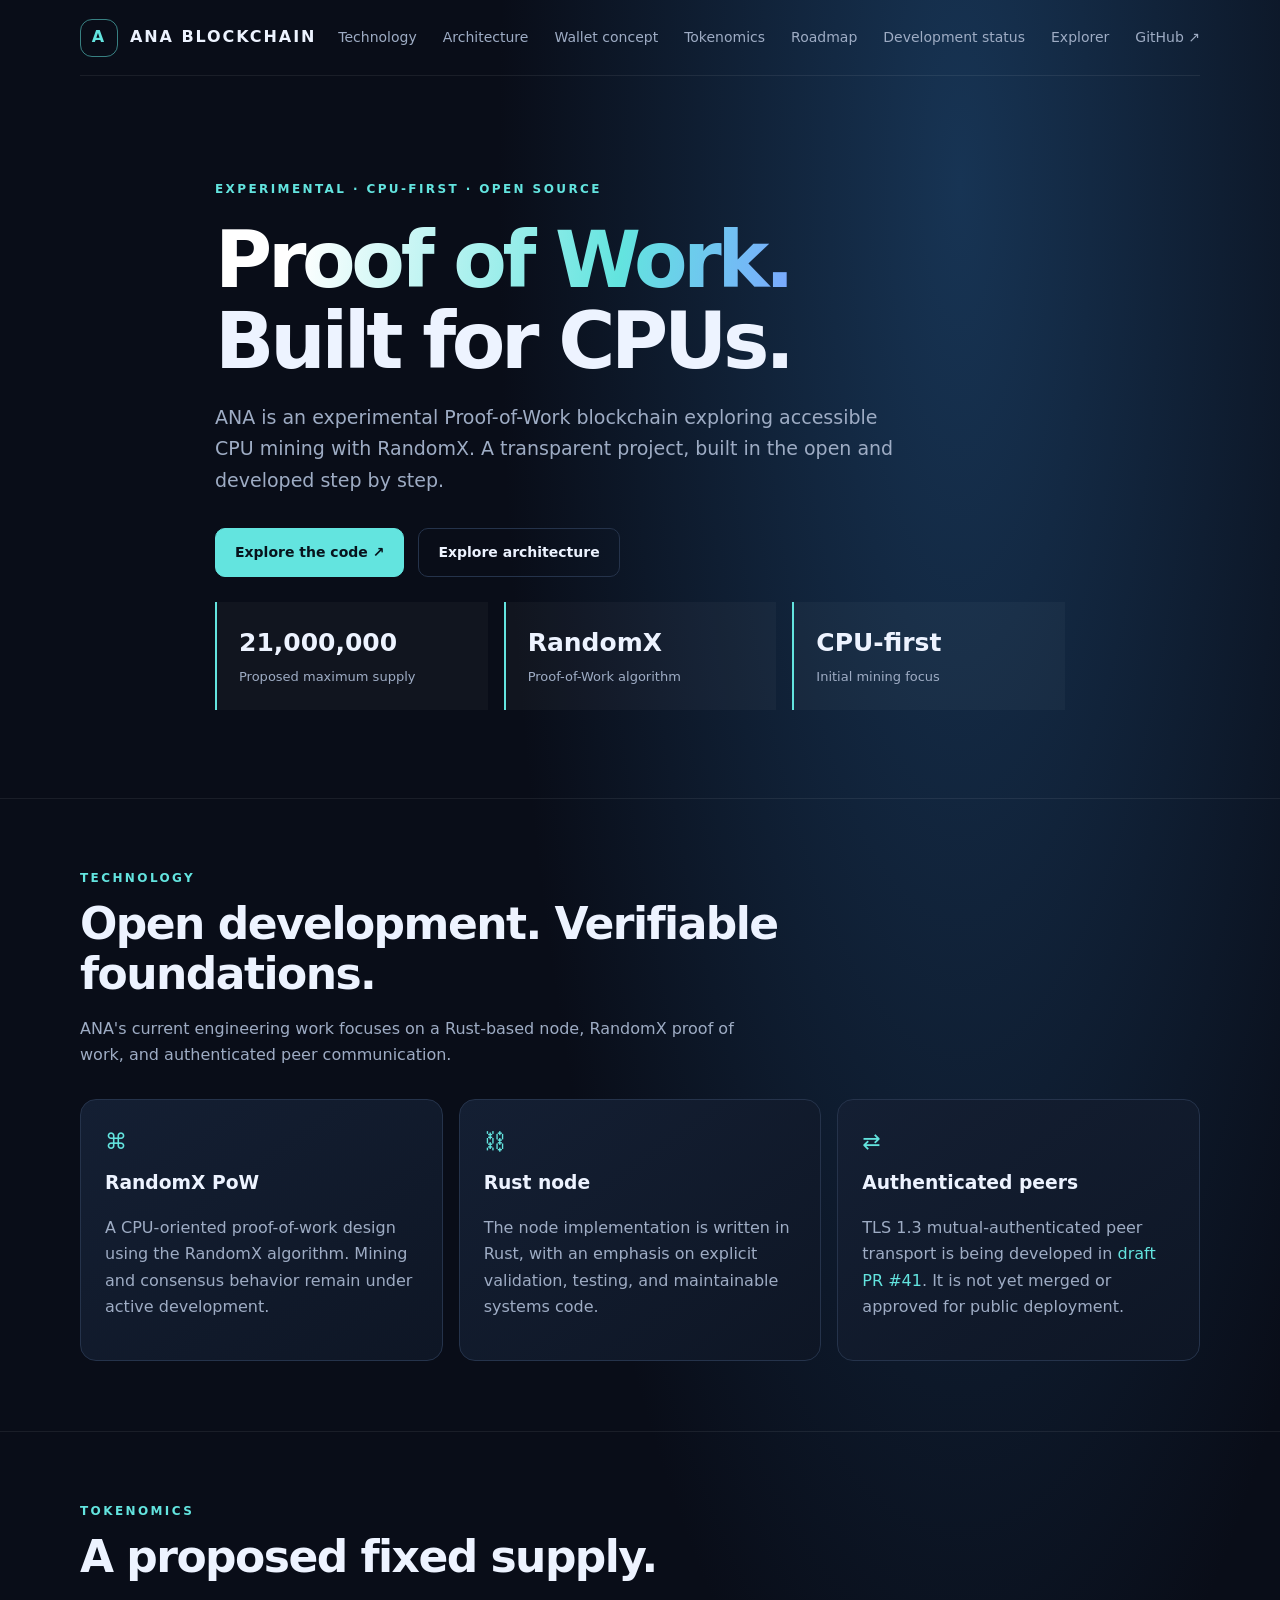
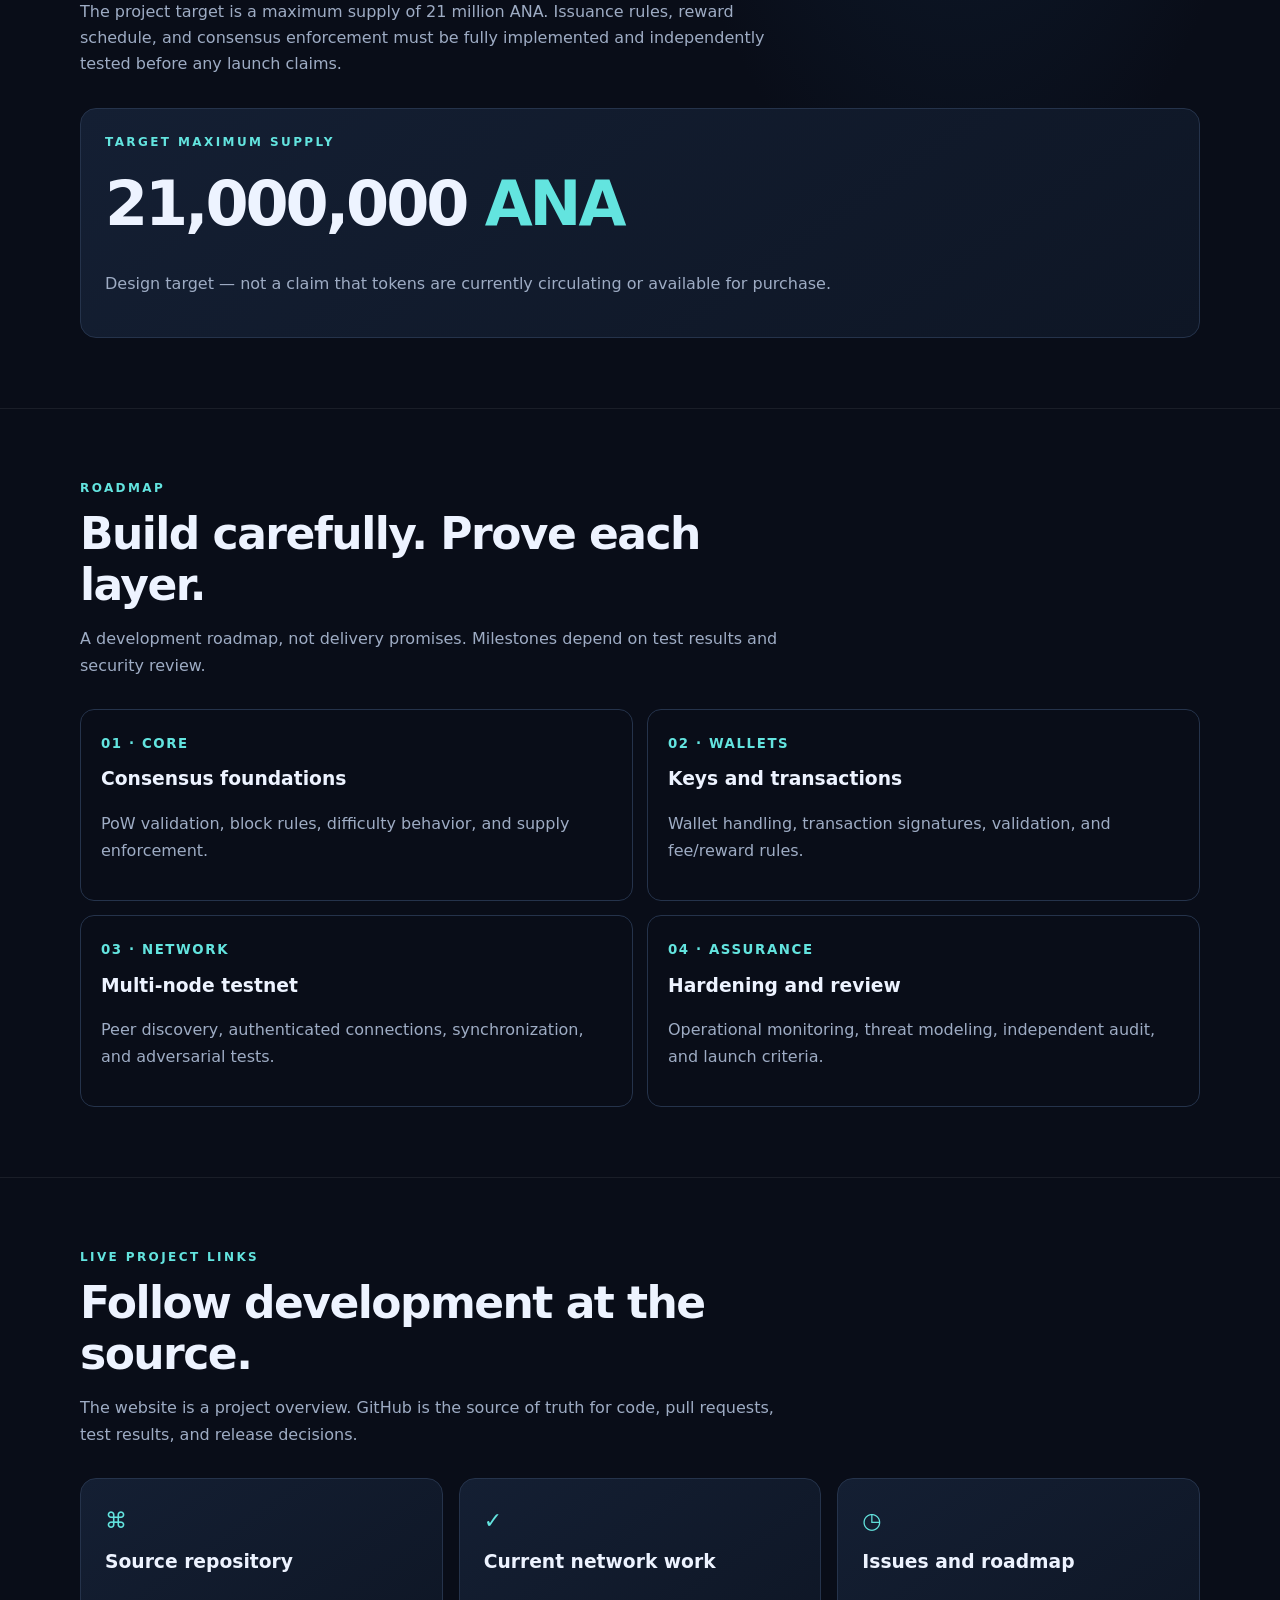
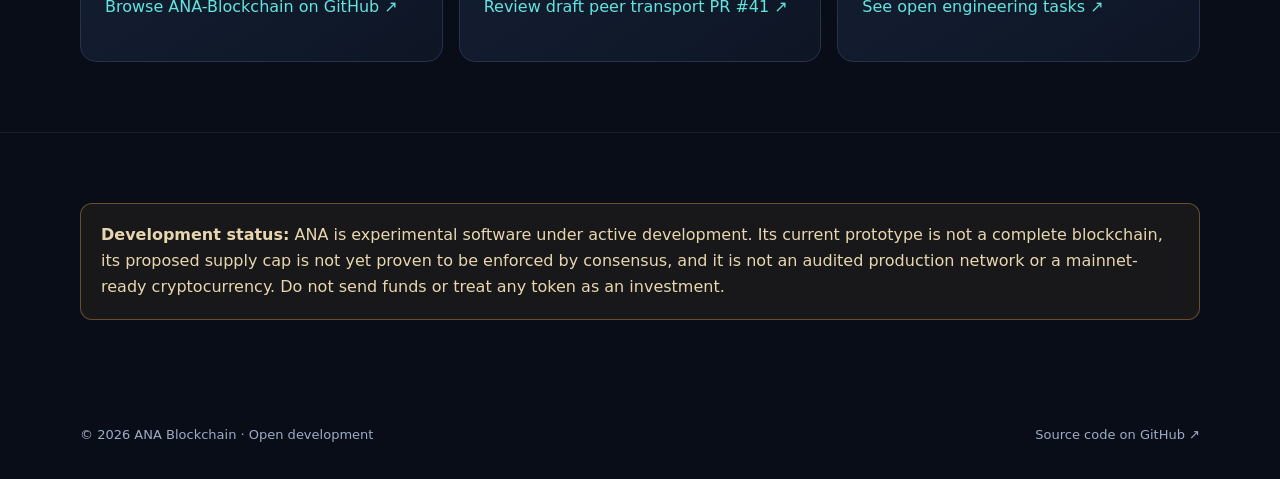
<file: index.html>
<!doctype html>
<html lang="en">
<head>
<meta charset="utf-8"><meta name="viewport" content="width=device-width,initial-scale=1">
<meta name="theme-color" content="#090d18">
<meta name="description" content="ANA Blockchain is an experimental, open-source Rust and RandomX proof-of-work project. Follow development, read the roadmap, and explore the code.">
<meta property="og:type" content="website">
<meta property="og:title" content="ANA Blockchain — Proof of Work, Built for CPUs">
<meta property="og:description" content="An experimental, open-source CPU-first Proof-of-Work blockchain project built in Rust with RandomX.">
<meta name="color-scheme" content="dark">
<title>ANA Blockchain — Proof of Work, Built for CPUs</title>
<link rel="icon" type="image/svg+xml" href="assets/favicon.svg">
<style>
:root{color-scheme:dark;--bg:#090d18;--panel:#111a2b;--line:#25334b;--text:#edf3ff;--muted:#9eacc4;--cyan:#63e4df;--blue:#7aa8ff}*{box-sizing:border-box}html{scroll-behavior:smooth}body{margin:0;background:radial-gradient(ellipse at 75% 5%,#173454 0,transparent 34%),var(--bg);color:var(--text);font:16px/1.65 Inter,ui-sans-serif,system-ui,-apple-system,Segoe UI,sans-serif}a{color:inherit;text-decoration:none}.wrap{width:min(1120px,calc(100% - 40px));margin:auto}.nav{height:76px;display:flex;align-items:center;justify-content:space-between;border-bottom:1px solid #ffffff12}.brand{display:flex;align-items:center;gap:12px;font-weight:800;letter-spacing:.12em}.mark{display:grid;place-items:center;width:38px;height:38px;border:1px solid #63e4df88;border-radius:12px;color:var(--cyan);font-weight:900}.links{display:flex;gap:26px;color:var(--muted);font-size:14px}.links a:hover{color:var(--cyan)}.hero{padding:104px 0 88px;max-width:850px}.eyebrow{color:var(--cyan);font-size:12px;font-weight:800;letter-spacing:.2em;text-transform:uppercase}.hero h1{font-size:clamp(44px,7vw,78px);line-height:1.04;letter-spacing:-.055em;margin:20px 0}.gradient{background:linear-gradient(100deg,#fff 15%,var(--cyan) 70%,var(--blue));color:transparent;background-clip:text}.lead{max-width:680px;color:var(--muted);font-size:19px}.actions{display:flex;gap:14px;flex-wrap:wrap;margin-top:32px}.btn{padding:12px 19px;border:1px solid var(--line);border-radius:10px;font-weight:700;font-size:14px}.btn.primary{background:var(--cyan);color:#07131c;border-color:var(--cyan)}.btn:hover{transform:translateY(-2px)}section{padding:70px 0;border-top:1px solid #ffffff12}.section-head{max-width:700px;margin-bottom:30px}h2{font-size:clamp(30px,4vw,44px);line-height:1.15;letter-spacing:-.035em;margin:10px 0 14px}.muted{color:var(--muted)}.grid{display:grid;grid-template-columns:repeat(3,1fr);gap:16px}.card{background:linear-gradient(145deg,#141f33,#0e1625);border:1px solid var(--line);border-radius:16px;padding:24px}.card h3{margin:8px 0}.symbol{font-size:22px;color:var(--cyan)}.stats{display:grid;grid-template-columns:repeat(3,1fr);gap:16px;margin-top:25px}.stat{padding:20px 22px;border-left:2px solid var(--cyan);background:#ffffff08}.stat strong{display:block;font-size:25px}.stat span{font-size:13px;color:var(--muted)}.roadmap{display:grid;grid-template-columns:repeat(2,1fr);gap:14px}.phase{border:1px solid var(--line);border-radius:14px;padding:20px}.phase small{color:var(--cyan);letter-spacing:.12em;text-transform:uppercase;font-weight:800}.phase h3{margin:8px 0}.notice{border:1px solid #d9a44166;background:#d9a44112;padding:18px 20px;border-radius:12px;color:#e8d6ae}.footer{padding:34px 0;color:var(--muted);font-size:13px;display:flex;justify-content:space-between;gap:15px;flex-wrap:wrap}.menu{display:none}@media(max-width:760px){.links{display:none}.hero{padding:76px 0 62px}.grid,.stats,.roadmap{grid-template-columns:1fr}.wrap{width:min(100% - 30px,1120px)}section{padding:54px 0}}
.nav{position:relative}.menu-toggle{display:none;background:transparent;color:var(--text);border:1px solid var(--line);border-radius:9px;padding:8px 12px}@media(max-width:760px){.menu-toggle{display:block}.links.open{display:flex;position:absolute;z-index:5;top:76px;left:0;right:0;padding:18px 20px;background:#090d18;border:1px solid var(--line);border-radius:0 0 12px 12px;flex-direction:column;gap:16px}}
</style>
</head>
<body>
<header class="wrap nav"><a class="brand" href="#"><span class="mark">A</span><span>ANA BLOCKCHAIN</span></a><button class="menu-toggle" type="button" aria-expanded="false" aria-controls="site-links">Menu</button><nav class="links" id="site-links"><a href="#technology">Technology</a><a href="technology.html">Architecture</a><a href="wallet.html">Wallet concept</a><a href="#tokenomics">Tokenomics</a><a href="#roadmap">Roadmap</a><a href="status.html">Development status</a><a href="explorer.html">Explorer</a><a href="https://github.com/Rajosreeranighosh/ANA-Blockchain">GitHub ↗</a></nav></header>
<main>
<div class="wrap hero"><div class="eyebrow">Experimental · CPU-first · Open source</div><h1><span class="gradient">Proof of Work.</span><br>Built for CPUs.</h1><p class="lead">ANA is an experimental Proof-of-Work blockchain exploring accessible CPU mining with RandomX. A transparent project, built in the open and developed step by step.</p><div class="actions"><a class="btn primary" href="https://github.com/Rajosreeranighosh/ANA-Blockchain">Explore the code ↗</a><a class="btn" href="technology.html">Explore architecture</a></div><div class="stats"><div class="stat"><strong>21,000,000</strong><span>Proposed maximum supply</span></div><div class="stat"><strong>RandomX</strong><span>Proof-of-Work algorithm</span></div><div class="stat"><strong>CPU-first</strong><span>Initial mining focus</span></div></div></div>
<section id="technology"><div class="wrap"><div class="section-head"><div class="eyebrow">Technology</div><h2>Open development. Verifiable foundations.</h2><p class="muted">ANA's current engineering work focuses on a Rust-based node, RandomX proof of work, and authenticated peer communication.</p></div><div class="grid"><article class="card"><div class="symbol">⌘</div><h3>RandomX PoW</h3><p class="muted">A CPU-oriented proof-of-work design using the RandomX algorithm. Mining and consensus behavior remain under active development.</p></article><article class="card"><div class="symbol">⛓</div><h3>Rust node</h3><p class="muted">The node implementation is written in Rust, with an emphasis on explicit validation, testing, and maintainable systems code.</p></article><article class="card"><div class="symbol">⇄</div><h3>Authenticated peers</h3><p class="muted">TLS 1.3 mutual-authenticated peer transport is being developed in <a href="https://github.com/Rajosreeranighosh/ANA-Blockchain/pull/41" style="color:var(--cyan)">draft PR #41</a>. It is not yet merged or approved for public deployment.</p></article></div></div></section>
<section id="tokenomics"><div class="wrap"><div class="section-head"><div class="eyebrow">Tokenomics</div><h2>A proposed fixed supply.</h2><p class="muted">The project target is a maximum supply of 21 million ANA. Issuance rules, reward schedule, and consensus enforcement must be fully implemented and independently tested before any launch claims.</p></div><div class="card"><div class="eyebrow">Target maximum supply</div><div style="font-size:clamp(36px,7vw,62px);font-weight:850;letter-spacing:-.05em">21,000,000 <span style="color:var(--cyan)">ANA</span></div><p class="muted">Design target — not a claim that tokens are currently circulating or available for purchase.</p></div></div></section>
<section id="roadmap"><div class="wrap"><div class="section-head"><div class="eyebrow">Roadmap</div><h2>Build carefully. Prove each layer.</h2><p class="muted">A development roadmap, not delivery promises. Milestones depend on test results and security review.</p></div><div class="roadmap"><div class="phase"><small>01 · Core</small><h3>Consensus foundations</h3><p class="muted">PoW validation, block rules, difficulty behavior, and supply enforcement.</p></div><div class="phase"><small>02 · Wallets</small><h3>Keys and transactions</h3><p class="muted">Wallet handling, transaction signatures, validation, and fee/reward rules.</p></div><div class="phase"><small>03 · Network</small><h3>Multi-node testnet</h3><p class="muted">Peer discovery, authenticated connections, synchronization, and adversarial tests.</p></div><div class="phase"><small>04 · Assurance</small><h3>Hardening and review</h3><p class="muted">Operational monitoring, threat modeling, independent audit, and launch criteria.</p></div></div></div></section>
<section id="status"><div class="wrap"><div class="section-head"><div class="eyebrow">Live project links</div><h2>Follow development at the source.</h2><p class="muted">The website is a project overview. GitHub is the source of truth for code, pull requests, test results, and release decisions.</p></div><div class="grid"><article class="card"><div class="symbol">⌘</div><h3>Source repository</h3><p class="muted"><a href="https://github.com/Rajosreeranighosh/ANA-Blockchain" style="color:var(--cyan)">Browse ANA-Blockchain on GitHub ↗</a></p></article><article class="card"><div class="symbol">✓</div><h3>Current network work</h3><p class="muted"><a href="https://github.com/Rajosreeranighosh/ANA-Blockchain/pull/41" style="color:var(--cyan)">Review draft peer transport PR #41 ↗</a></p></article><article class="card"><div class="symbol">◷</div><h3>Issues and roadmap</h3><p class="muted"><a href="https://github.com/Rajosreeranighosh/ANA-Blockchain/issues" style="color:var(--cyan)">See open engineering tasks ↗</a></p></article></div></div></section>
<section><div class="wrap"><div class="notice"><strong>Development status:</strong> ANA is experimental software under active development. Its current prototype is not a complete blockchain, its proposed supply cap is not yet proven to be enforced by consensus, and it is not an audited production network or a mainnet-ready cryptocurrency. Do not send funds or treat any token as an investment.</div></div></section>
</main><footer class="wrap footer"><span>© <span id="year">2026</span> ANA Blockchain · Open development</span><a href="https://github.com/Rajosreeranighosh/ANA-Blockchain">Source code on GitHub ↗</a></footer>
<script src="script.js" defer></script>
</body></html>
</file>
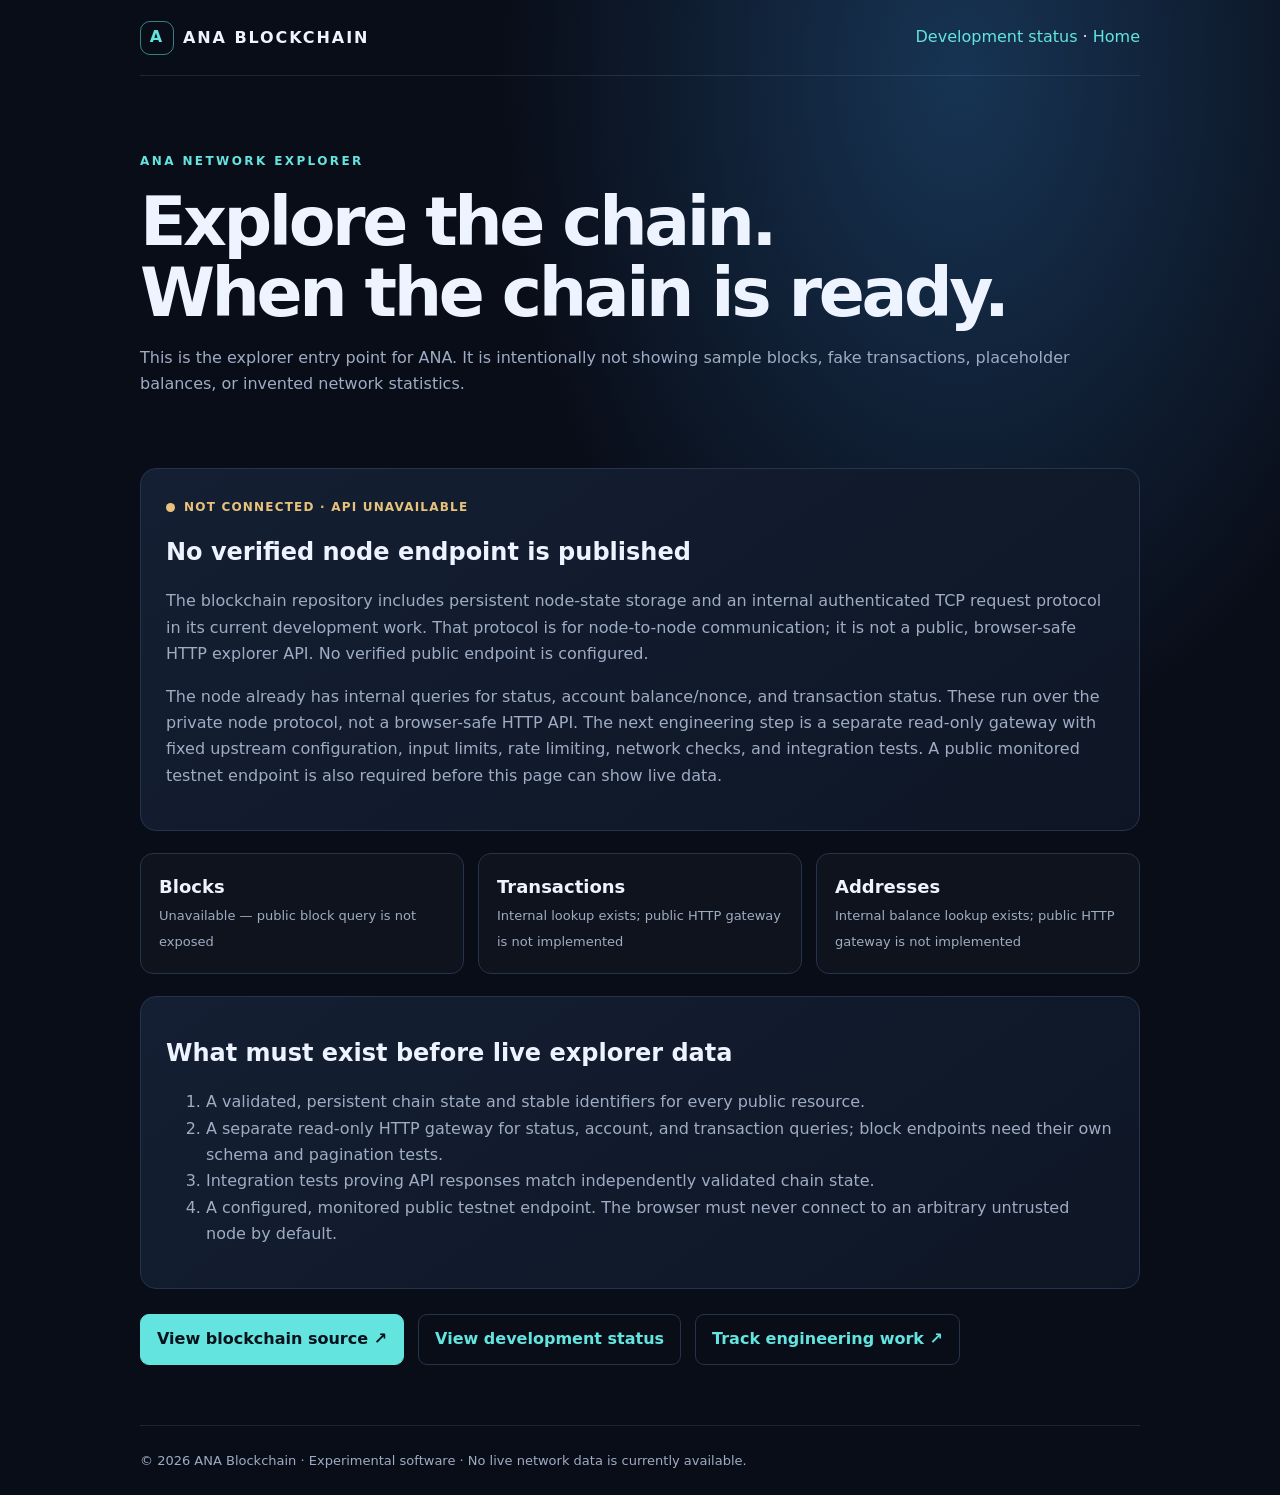
<file: explorer.html>
<!doctype html>
<html lang="en">
<head>
<meta charset="utf-8"><meta name="viewport" content="width=device-width,initial-scale=1">
<meta name="theme-color" content="#090d18"><meta name="description" content="ANA Blockchain explorer preview. Live chain data is unavailable until a verified node API is published.">
<meta name="color-scheme" content="dark"><title>ANA Explorer — Network data unavailable</title>
<link rel="icon" type="image/svg+xml" href="assets/favicon.svg">
<style>
:root{color-scheme:dark;--bg:#090d18;--panel:#111a2b;--line:#25334b;--text:#edf3ff;--muted:#9eacc4;--cyan:#63e4df;--amber:#e8c27b}*{box-sizing:border-box}body{margin:0;background:radial-gradient(ellipse at 75% 5%,#173454 0,transparent 34%),var(--bg);color:var(--text);font:16px/1.65 system-ui,-apple-system,Segoe UI,sans-serif}.wrap{width:min(1000px,calc(100% - 36px));margin:auto}a{color:var(--cyan);text-decoration:none}a:hover{text-decoration:underline}.nav{height:76px;display:flex;align-items:center;justify-content:space-between;border-bottom:1px solid #ffffff18}.brand{color:var(--text);font-weight:850;letter-spacing:.12em}.mark{display:inline-grid;place-items:center;width:34px;height:34px;margin-right:9px;border:1px solid #63e4df88;border-radius:10px;color:var(--cyan)}.hero{padding:76px 0 35px}.eyebrow{color:var(--cyan);font-size:12px;font-weight:800;letter-spacing:.2em;text-transform:uppercase}.hero h1{font-size:clamp(40px,7vw,68px);line-height:1.05;letter-spacing:-.05em;margin:14px 0}.muted{color:var(--muted)}.panel{border:1px solid var(--line);background:linear-gradient(145deg,#141f33,#0e1625);border-radius:16px;padding:25px;margin:20px 0}.state{display:inline-flex;align-items:center;gap:9px;color:var(--amber);font-size:12px;font-weight:850;letter-spacing:.1em;text-transform:uppercase}.dot{width:9px;height:9px;border-radius:50%;background:var(--amber)}.panel h2{margin:12px 0 6px;font-size:24px}.grid{display:grid;grid-template-columns:repeat(3,1fr);gap:14px;margin:22px 0}.tile{border:1px solid var(--line);border-radius:13px;padding:18px;background:#ffffff06}.tile strong{display:block;font-size:18px}.tile span{font-size:13px;color:var(--muted)}.actions{display:flex;gap:14px;flex-wrap:wrap;margin:25px 0 60px}.btn{display:inline-block;padding:11px 16px;border:1px solid var(--line);border-radius:9px;font-weight:700}.btn.primary{background:var(--cyan);color:#07131c;border-color:var(--cyan)}.footer{border-top:1px solid #ffffff18;padding:24px 0;color:var(--muted);font-size:13px}@media(max-width:650px){.grid{grid-template-columns:1fr}.hero{padding-top:52px}}
</style>
</head>
<body>
<header class="wrap nav"><a class="brand" href="index.html"><span class="mark">A</span>ANA BLOCKCHAIN</a><nav><a href="status.html">Development status</a> · <a href="index.html">Home</a></nav></header>
<main class="wrap">
<section class="hero"><div class="eyebrow">ANA network explorer</div><h1>Explore the chain.<br>When the chain is ready.</h1><p class="muted">This is the explorer entry point for ANA. It is intentionally not showing sample blocks, fake transactions, placeholder balances, or invented network statistics.</p></section>
<section class="panel" aria-live="polite"><div class="state"><span class="dot"></span>Not connected · API unavailable</div><h2>No verified node endpoint is published</h2><p class="muted">The blockchain repository includes persistent node-state storage and an internal authenticated TCP request protocol in its current development work. That protocol is for node-to-node communication; it is not a public, browser-safe HTTP explorer API. No verified public endpoint is configured.</p><p class="muted">The node already has internal queries for status, account balance/nonce, and transaction status. These run over the private node protocol, not a browser-safe HTTP API. The next engineering step is a separate read-only gateway with fixed upstream configuration, input limits, rate limiting, network checks, and integration tests. A public monitored testnet endpoint is also required before this page can show live data.</p></section>
<div class="grid">
<div class="tile"><strong>Blocks</strong><span>Unavailable — public block query is not exposed</span></div>
<div class="tile"><strong>Transactions</strong><span>Internal lookup exists; public HTTP gateway is not implemented</span></div>
<div class="tile"><strong>Addresses</strong><span>Internal balance lookup exists; public HTTP gateway is not implemented</span></div>
</div>
<section class="panel"><h2>What must exist before live explorer data</h2><ol class="muted"><li>A validated, persistent chain state and stable identifiers for every public resource.</li><li>A separate read-only HTTP gateway for status, account, and transaction queries; block endpoints need their own schema and pagination tests.</li><li>Integration tests proving API responses match independently validated chain state.</li><li>A configured, monitored public testnet endpoint. The browser must never connect to an arbitrary untrusted node by default.</li></ol></section>
<div class="actions"><a class="btn primary" href="https://github.com/Rajosreeranighosh/ANA-Blockchain">View blockchain source ↗</a><a class="btn" href="status.html">View development status</a><a class="btn" href="https://github.com/Rajosreeranighosh/ANA-Blockchain/issues">Track engineering work ↗</a></div>
</main>
<footer class="wrap footer">© 2026 ANA Blockchain · Experimental software · No live network data is currently available.</footer>
</body></html>
</file>
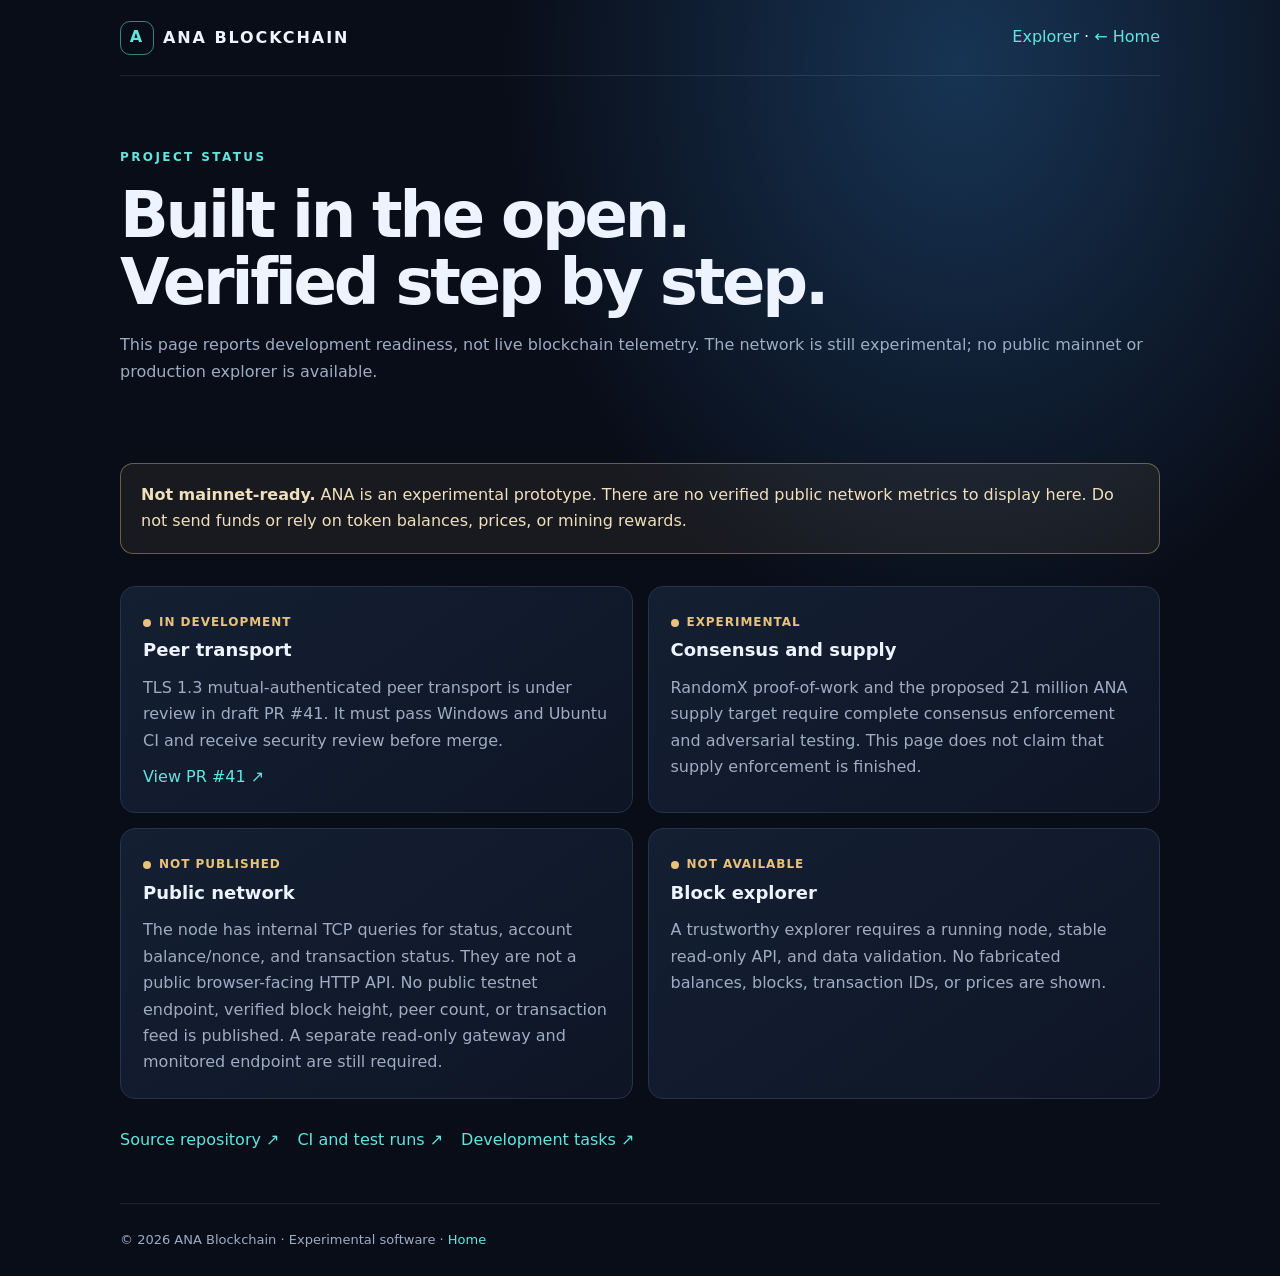
<file: status.html>
<!doctype html>
<html lang="en">
<head>
<meta charset="utf-8">
<meta name="viewport" content="width=device-width,initial-scale=1">
<meta name="theme-color" content="#090d18">
<meta name="description" content="ANA Blockchain development status and network readiness.">
<title>Development Status — ANA Blockchain</title>
<link rel="icon" type="image/svg+xml" href="assets/favicon.svg">
<style>
:root{color-scheme:dark;--bg:#090d18;--panel:#111a2b;--line:#25334b;--text:#edf3ff;--muted:#9eacc4;--cyan:#63e4df;--amber:#e8c27b}*{box-sizing:border-box}html{scroll-behavior:smooth}body{margin:0;background:radial-gradient(ellipse at 75% 5%,#173454 0,transparent 34%),var(--bg);color:var(--text);font:16px/1.65 system-ui,-apple-system,Segoe UI,sans-serif}.wrap{width:min(1040px,calc(100% - 36px));margin:auto}a{color:var(--cyan);text-decoration:none}a:hover{text-decoration:underline}.nav{height:76px;display:flex;align-items:center;justify-content:space-between;border-bottom:1px solid #ffffff18}.brand{color:var(--text);font-weight:850;letter-spacing:.12em}.mark{display:inline-grid;place-items:center;width:34px;height:34px;margin-right:9px;border:1px solid #63e4df88;border-radius:10px;color:var(--cyan)}.eyebrow{color:var(--cyan);font-size:12px;font-weight:800;letter-spacing:.2em;text-transform:uppercase}.hero{padding:72px 0 42px}.hero h1{font-size:clamp(38px,7vw,64px);line-height:1.05;letter-spacing:-.05em;margin:14px 0}.muted{color:var(--muted)}.banner{border:1px solid #e8c27b66;background:#e8c27b12;color:#f0dfbd;padding:18px 20px;border-radius:13px;margin:20px 0 32px}.grid{display:grid;grid-template-columns:repeat(2,minmax(0,1fr));gap:15px}.card{background:linear-gradient(145deg,#141f33,#0e1625);border:1px solid var(--line);border-radius:15px;padding:22px}.card h2{font-size:18px;margin:0 0 8px}.state{display:inline-flex;align-items:center;gap:8px;font-size:12px;font-weight:800;letter-spacing:.08em;text-transform:uppercase;color:var(--amber)}.dot{width:8px;height:8px;border-radius:50%;background:var(--amber)}.card p{color:var(--muted);margin:10px 0 0}.links{display:flex;flex-wrap:wrap;gap:18px;margin:28px 0 50px}.footer{border-top:1px solid #ffffff18;padding:25px 0;color:var(--muted);font-size:13px}@media(max-width:650px){.grid{grid-template-columns:1fr}.hero{padding-top:52px}}
</style>
</head>
<body>
<header class="wrap nav"><a class="brand" href="index.html"><span class="mark">A</span>ANA BLOCKCHAIN</a><nav><a href="explorer.html">Explorer</a> · <a href="index.html">← Home</a></nav></header>
<main class="wrap">
<div class="hero"><div class="eyebrow">Project status</div><h1>Built in the open.<br>Verified step by step.</h1><p class="muted">This page reports development readiness, not live blockchain telemetry. The network is still experimental; no public mainnet or production explorer is available.</p></div>
<div class="banner"><strong>Not mainnet-ready.</strong> ANA is an experimental prototype. There are no verified public network metrics to display here. Do not send funds or rely on token balances, prices, or mining rewards.</div>
<div class="grid">
<article class="card"><div class="state"><span class="dot"></span>In development</div><h2>Peer transport</h2><p>TLS 1.3 mutual-authenticated peer transport is under review in draft PR #41. It must pass Windows and Ubuntu CI and receive security review before merge.</p><p><a href="https://github.com/Rajosreeranighosh/ANA-Blockchain/pull/41">View PR #41 ↗</a></p></article>
<article class="card"><div class="state"><span class="dot"></span>Experimental</div><h2>Consensus and supply</h2><p>RandomX proof-of-work and the proposed 21 million ANA supply target require complete consensus enforcement and adversarial testing. This page does not claim that supply enforcement is finished.</p></article>
<article class="card"><div class="state"><span class="dot"></span>Not published</div><h2>Public network</h2><p>The node has internal TCP queries for status, account balance/nonce, and transaction status. They are not a public browser-facing HTTP API. No public testnet endpoint, verified block height, peer count, or transaction feed is published. A separate read-only gateway and monitored endpoint are still required.</p></article>
<article class="card"><div class="state"><span class="dot"></span>Not available</div><h2>Block explorer</h2><p>A trustworthy explorer requires a running node, stable read-only API, and data validation. No fabricated balances, blocks, transaction IDs, or prices are shown.</p></article>
</div>
<div class="links"><a href="https://github.com/Rajosreeranighosh/ANA-Blockchain">Source repository ↗</a><a href="https://github.com/Rajosreeranighosh/ANA-Blockchain/actions">CI and test runs ↗</a><a href="https://github.com/Rajosreeranighosh/ANA-Blockchain/issues">Development tasks ↗</a></div>
</main>
<footer class="wrap footer">© 2026 ANA Blockchain · Experimental software · <a href="index.html">Home</a></footer>
</body>
</html>
</file>
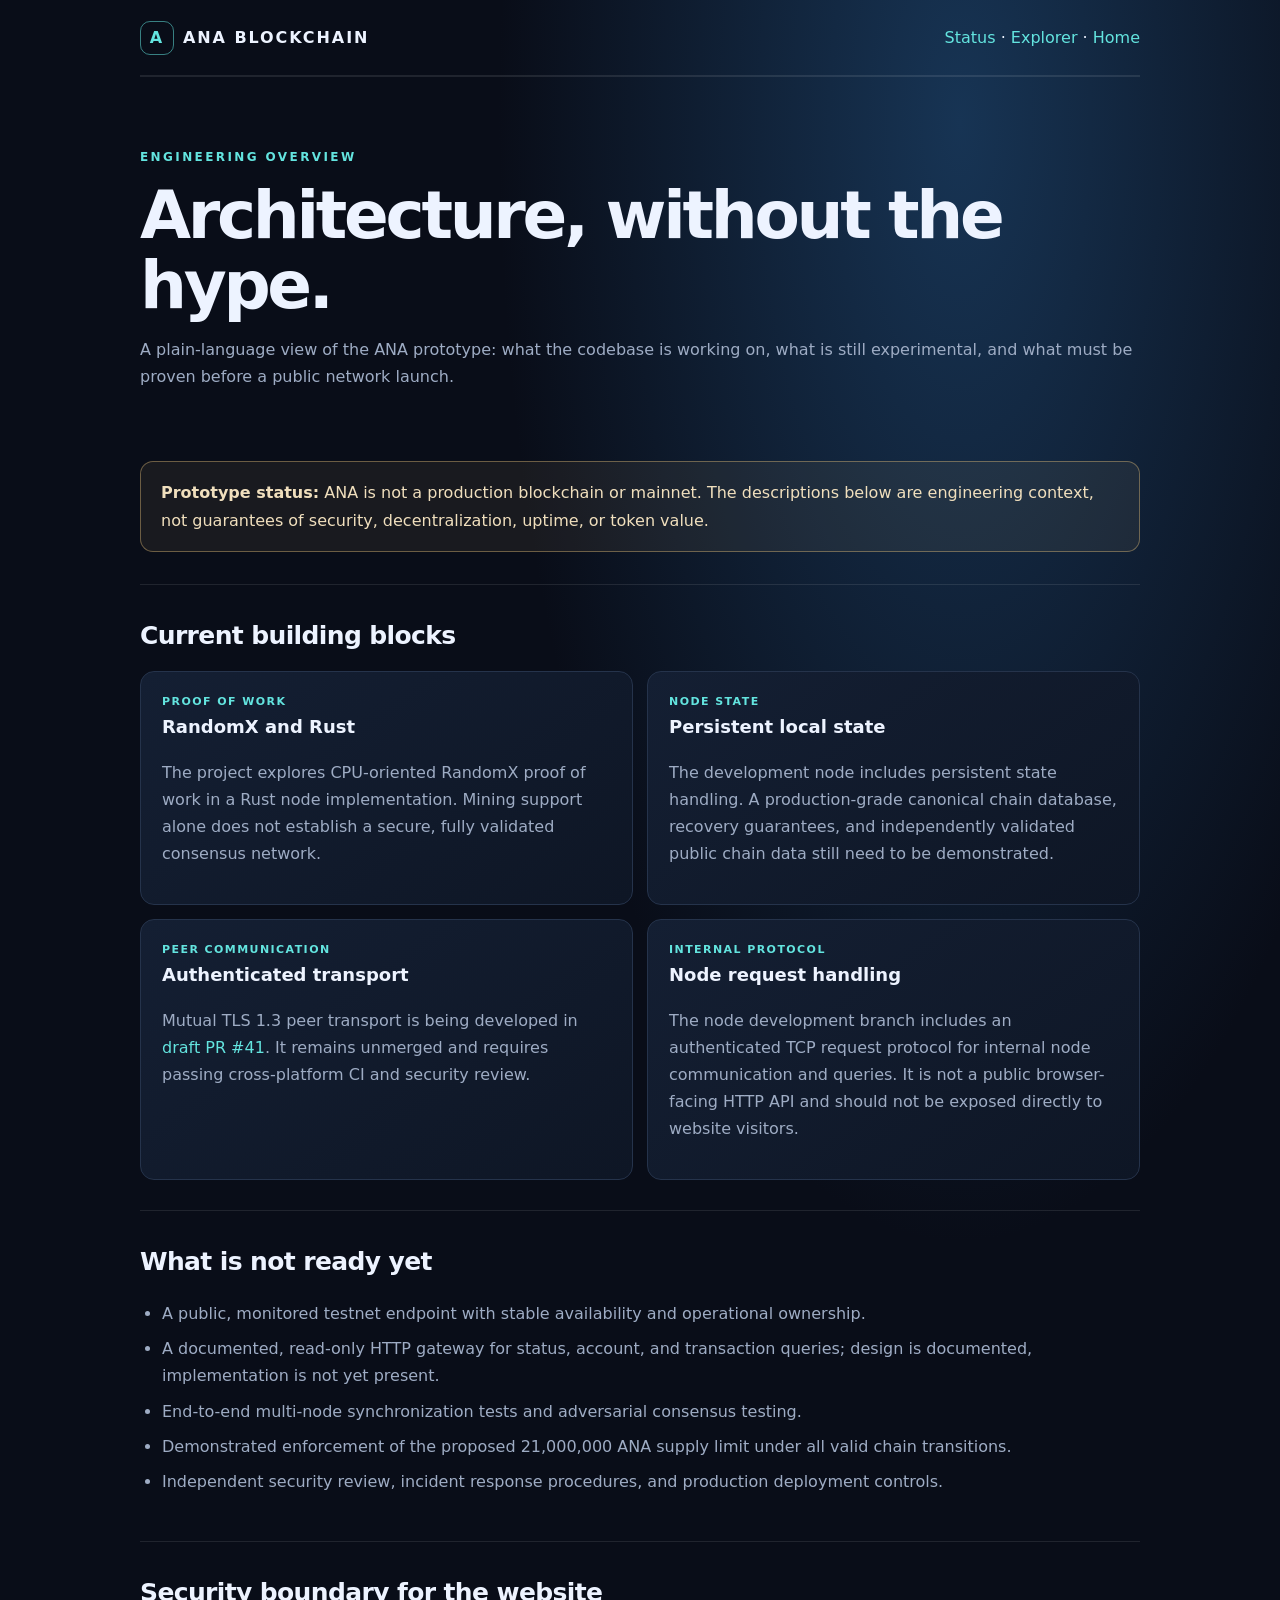
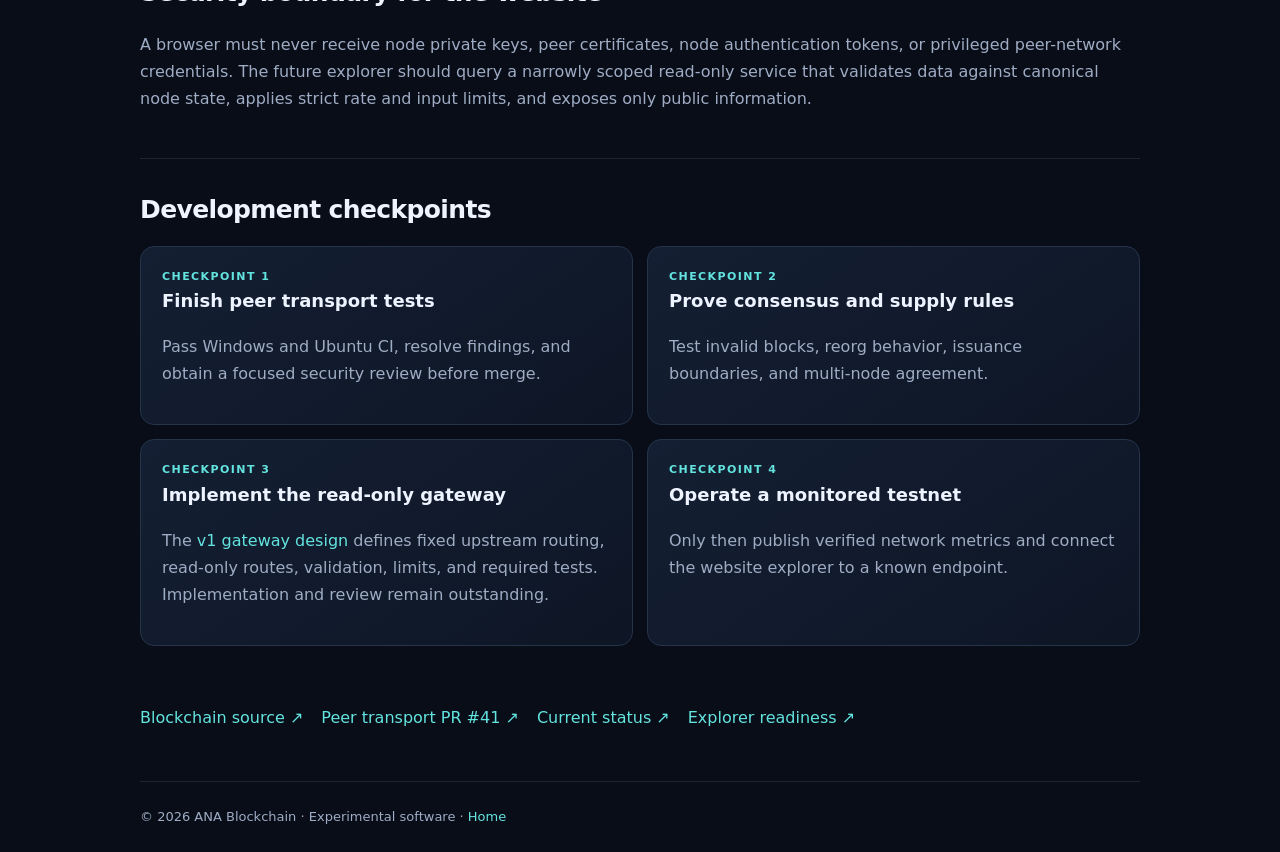
<file: technology.html>
<!doctype html>
<html lang="en">
<head>
<meta charset="utf-8">
<meta name="viewport" content="width=device-width,initial-scale=1">
<meta name="theme-color" content="#090d18">
<meta name="description" content="Understand the ANA Blockchain prototype architecture, peer transport work, current limitations, and engineering milestones.">
<meta name="color-scheme" content="dark">
<title>Architecture — ANA Blockchain</title>
<link rel="icon" type="image/svg+xml" href="assets/favicon.svg">
<style>
:root{color-scheme:dark;--bg:#090d18;--line:#25334b;--text:#edf3ff;--muted:#9eacc4;--cyan:#63e4df;--amber:#e8c27b}
*{box-sizing:border-box}body{margin:0;background:radial-gradient(ellipse at 75% 5%,#173454 0,transparent 34%),var(--bg);color:var(--text);font:16px/1.7 system-ui,-apple-system,Segoe UI,sans-serif}
.wrap{width:min(1000px,calc(100% - 36px));margin:auto}a{color:var(--cyan);text-decoration:none}a:hover{text-decoration:underline}
.nav{height:76px;display:flex;align-items:center;justify-content:space-between;border-bottom:1px solid #ffffff18}.brand{color:var(--text);font-weight:850;letter-spacing:.12em}.mark{display:inline-grid;place-items:center;width:34px;height:34px;margin-right:9px;border:1px solid #63e4df88;border-radius:10px;color:var(--cyan)}
.hero{padding:70px 0 35px}.eyebrow{color:var(--cyan);font-size:12px;font-weight:800;letter-spacing:.2em;text-transform:uppercase}.hero h1{font-size:clamp(40px,7vw,66px);line-height:1.05;letter-spacing:-.05em;margin:14px 0}.muted{color:var(--muted)}
.banner{border:1px solid #e8c27b66;background:#e8c27b12;color:#f0dfbd;padding:17px 20px;border-radius:13px;margin:20px 0 32px}
section{padding:30px 0;border-top:1px solid #ffffff18}h2{font-size:25px;letter-spacing:-.025em;margin:0 0 14px}.grid{display:grid;grid-template-columns:repeat(2,minmax(0,1fr));gap:14px}
.card{border:1px solid var(--line);border-radius:14px;background:linear-gradient(145deg,#141f33,#0e1625);padding:21px}.card h3{margin:0 0 8px;font-size:18px}.tag{font-size:11px;letter-spacing:.13em;font-weight:850;text-transform:uppercase;color:var(--cyan)}
.list{padding-left:22px;color:var(--muted)}.list li{margin:8px 0}.links{display:flex;gap:18px;flex-wrap:wrap;margin:28px 0 50px}.footer{border-top:1px solid #ffffff18;padding:24px 0;color:var(--muted);font-size:13px}
@media(max-width:650px){.grid{grid-template-columns:1fr}.hero{padding-top:50px}}
</style>
</head>
<body>
<header class="wrap nav"><a class="brand" href="index.html"><span class="mark">A</span>ANA BLOCKCHAIN</a><nav><a href="status.html">Status</a> · <a href="explorer.html">Explorer</a> · <a href="index.html">Home</a></nav></header>
<main class="wrap">
<section class="hero"><div class="eyebrow">Engineering overview</div><h1>Architecture, without the hype.</h1><p class="muted">A plain-language view of the ANA prototype: what the codebase is working on, what is still experimental, and what must be proven before a public network launch.</p></section>
<div class="banner"><strong>Prototype status:</strong> ANA is not a production blockchain or mainnet. The descriptions below are engineering context, not guarantees of security, decentralization, uptime, or token value.</div>
<section><h2>Current building blocks</h2><div class="grid">
<article class="card"><div class="tag">Proof of work</div><h3>RandomX and Rust</h3><p class="muted">The project explores CPU-oriented RandomX proof of work in a Rust node implementation. Mining support alone does not establish a secure, fully validated consensus network.</p></article>
<article class="card"><div class="tag">Node state</div><h3>Persistent local state</h3><p class="muted">The development node includes persistent state handling. A production-grade canonical chain database, recovery guarantees, and independently validated public chain data still need to be demonstrated.</p></article>
<article class="card"><div class="tag">Peer communication</div><h3>Authenticated transport</h3><p class="muted">Mutual TLS 1.3 peer transport is being developed in <a href="https://github.com/Rajosreeranighosh/ANA-Blockchain/pull/41">draft PR #41</a>. It remains unmerged and requires passing cross-platform CI and security review.</p></article>
<article class="card"><div class="tag">Internal protocol</div><h3>Node request handling</h3><p class="muted">The node development branch includes an authenticated TCP request protocol for internal node communication and queries. It is not a public browser-facing HTTP API and should not be exposed directly to website visitors.</p></article>
</div></section>
<section><h2>What is not ready yet</h2><ul class="list">
<li>A public, monitored testnet endpoint with stable availability and operational ownership.</li>
<li>A documented, read-only HTTP gateway for status, account, and transaction queries; design is documented, implementation is not yet present.</li>
<li>End-to-end multi-node synchronization tests and adversarial consensus testing.</li>
<li>Demonstrated enforcement of the proposed 21,000,000 ANA supply limit under all valid chain transitions.</li>
<li>Independent security review, incident response procedures, and production deployment controls.</li>
</ul></section>
<section><h2>Security boundary for the website</h2><p class="muted">A browser must never receive node private keys, peer certificates, node authentication tokens, or privileged peer-network credentials. The future explorer should query a narrowly scoped read-only service that validates data against canonical node state, applies strict rate and input limits, and exposes only public information.</p></section>
<section><h2>Development checkpoints</h2><div class="grid">
<article class="card"><div class="tag">Checkpoint 1</div><h3>Finish peer transport tests</h3><p class="muted">Pass Windows and Ubuntu CI, resolve findings, and obtain a focused security review before merge.</p></article>
<article class="card"><div class="tag">Checkpoint 2</div><h3>Prove consensus and supply rules</h3><p class="muted">Test invalid blocks, reorg behavior, issuance boundaries, and multi-node agreement.</p></article>
<article class="card"><div class="tag">Checkpoint 3</div><h3>Implement the read-only gateway</h3><p class="muted">The <a href="https://github.com/Rajosreeranighosh/ANA-Blockchain/blob/ana-mtls-transport-v1/docs/public-read-api-gateway-v1.md">v1 gateway design</a> defines fixed upstream routing, read-only routes, validation, limits, and required tests. Implementation and review remain outstanding.</p></article>
<article class="card"><div class="tag">Checkpoint 4</div><h3>Operate a monitored testnet</h3><p class="muted">Only then publish verified network metrics and connect the website explorer to a known endpoint.</p></article>
</div></section>
<div class="links"><a href="https://github.com/Rajosreeranighosh/ANA-Blockchain">Blockchain source ↗</a><a href="https://github.com/Rajosreeranighosh/ANA-Blockchain/pull/41">Peer transport PR #41 ↗</a><a href="status.html">Current status ↗</a><a href="explorer.html">Explorer readiness ↗</a></div>
</main>
<footer class="wrap footer">© 2026 ANA Blockchain · Experimental software · <a href="index.html">Home</a></footer>
</body></html>
</file>
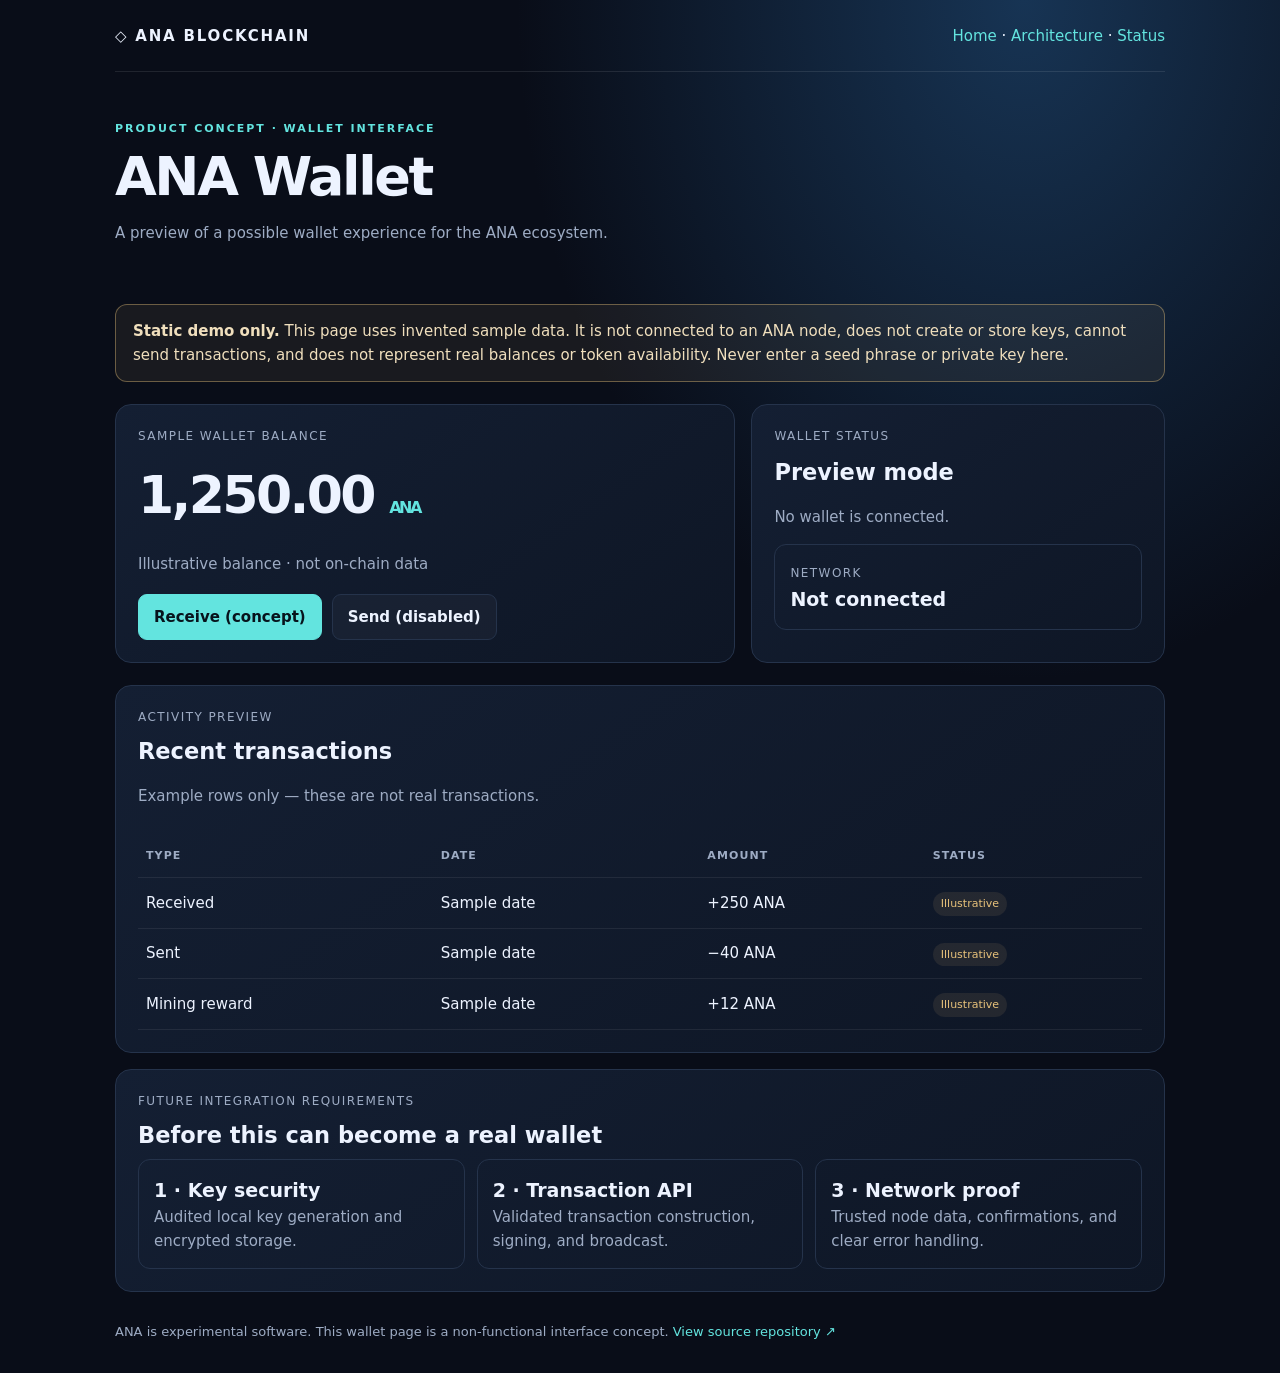
<file: wallet.html>
<!doctype html>
<html lang="en"><head><meta charset="utf-8"><meta name="viewport" content="width=device-width,initial-scale=1"><meta name="theme-color" content="#090d18"><meta name="description" content="ANA wallet interface concept. Static preview only; it does not connect to a blockchain or manage real funds."><title>Wallet concept — ANA Blockchain</title><link rel="icon" type="image/svg+xml" href="assets/favicon.svg">
<style>
:root{color-scheme:dark;--bg:#090d18;--line:#25334b;--text:#edf3ff;--muted:#9eacc4;--cyan:#63e4df;--amber:#e8c27b}*{box-sizing:border-box}body{margin:0;background:radial-gradient(ellipse at 80% 0%,#173454 0,transparent 35%),var(--bg);color:var(--text);font:15px/1.6 system-ui,-apple-system,Segoe UI,sans-serif}.wrap{width:min(1050px,calc(100% - 32px));margin:auto}a{color:var(--cyan);text-decoration:none}.nav{height:72px;display:flex;align-items:center;justify-content:space-between;border-bottom:1px solid #ffffff18}.brand{font-weight:850;letter-spacing:.12em;color:var(--text)}.hero{padding:48px 0 24px}.eyebrow{color:var(--cyan);font-size:11px;font-weight:850;letter-spacing:.18em;text-transform:uppercase}h1{font-size:clamp(34px,6vw,54px);line-height:1.08;letter-spacing:-.045em;margin:10px 0}.muted{color:var(--muted)}.warning{border:1px solid #e8c27b66;background:#e8c27b12;color:#f0dfbd;padding:14px 17px;border-radius:12px;margin:20px 0}.layout{display:grid;grid-template-columns:1.2fr .8fr;gap:16px;margin:22px 0}.panel{border:1px solid var(--line);border-radius:16px;background:linear-gradient(145deg,#141f33,#0e1625);padding:22px}.balance{font-size:clamp(34px,6vw,52px);font-weight:850;letter-spacing:-.05em;margin:8px 0}.unit{color:var(--cyan);font-size:16px}.label{color:var(--muted);font-size:12px;text-transform:uppercase;letter-spacing:.12em}.actions{display:flex;gap:10px;flex-wrap:wrap;margin-top:18px}.btn{display:inline-block;padding:10px 15px;border:1px solid var(--line);border-radius:9px;color:var(--text);font-weight:700;background:#ffffff08}.btn.primary{background:var(--cyan);color:#07131c;border-color:var(--cyan)}.grid{display:grid;grid-template-columns:repeat(3,1fr);gap:12px}.metric{padding:15px;border:1px solid var(--line);border-radius:12px}.metric strong{display:block;font-size:19px}.table{width:100%;border-collapse:collapse;margin-top:12px}.table th,.table td{text-align:left;padding:12px 8px;border-bottom:1px solid #ffffff12}.table th{color:var(--muted);font-size:11px;text-transform:uppercase;letter-spacing:.1em}.pill{display:inline-block;padding:3px 8px;border-radius:20px;background:#e8c27b18;color:var(--amber);font-size:11px}.foot{padding:30px 0;color:var(--muted);font-size:13px}@media(max-width:700px){.layout{grid-template-columns:1fr}.grid{grid-template-columns:1fr}.panel{padding:18px}.table{font-size:13px}}
</style></head><body>
<header class="wrap nav"><a class="brand" href="index.html">◇ ANA BLOCKCHAIN</a><nav><a href="index.html">Home</a> · <a href="technology.html">Architecture</a> · <a href="status.html">Status</a></nav></header>
<main class="wrap"><section class="hero"><div class="eyebrow">Product concept · Wallet interface</div><h1>ANA Wallet</h1><p class="muted">A preview of a possible wallet experience for the ANA ecosystem.</p></section>
<div class="warning"><strong>Static demo only.</strong> This page uses invented sample data. It is not connected to an ANA node, does not create or store keys, cannot send transactions, and does not represent real balances or token availability. Never enter a seed phrase or private key here.</div>
<div class="layout"><section class="panel"><div class="label">Sample wallet balance</div><div class="balance">1,250.00 <span class="unit">ANA</span></div><p class="muted">Illustrative balance · not on-chain data</p><div class="actions"><span class="btn primary">Receive (concept)</span><span class="btn">Send (disabled)</span></div></section><section class="panel"><div class="label">Wallet status</div><h2 style="margin:8px 0 4px">Preview mode</h2><p class="muted">No wallet is connected.</p><div class="metric"><span class="label">Network</span><strong>Not connected</strong></div></section></div>
<section class="panel"><div class="label">Activity preview</div><h2 style="margin:6px 0">Recent transactions</h2><p class="muted">Example rows only — these are not real transactions.</p><div style="overflow-x:auto"><table class="table"><thead><tr><th>Type</th><th>Date</th><th>Amount</th><th>Status</th></tr></thead><tbody><tr><td>Received</td><td>Sample date</td><td>+250 ANA</td><td><span class="pill">Illustrative</span></td></tr><tr><td>Sent</td><td>Sample date</td><td>−40 ANA</td><td><span class="pill">Illustrative</span></td></tr><tr><td>Mining reward</td><td>Sample date</td><td>+12 ANA</td><td><span class="pill">Illustrative</span></td></tr></tbody></table></div></section>
<section class="panel" style="margin-top:16px"><div class="label">Future integration requirements</div><h2 style="margin:6px 0">Before this can become a real wallet</h2><div class="grid"><div class="metric"><strong>1 · Key security</strong><span class="muted">Audited local key generation and encrypted storage.</span></div><div class="metric"><strong>2 · Transaction API</strong><span class="muted">Validated transaction construction, signing, and broadcast.</span></div><div class="metric"><strong>3 · Network proof</strong><span class="muted">Trusted node data, confirmations, and clear error handling.</span></div></div></section></main>
<footer class="wrap foot">ANA is experimental software. This wallet page is a non-functional interface concept. <a href="https://github.com/Rajosreeranighosh/ANA-Blockchain">View source repository ↗</a></footer></body></html>
</file>
